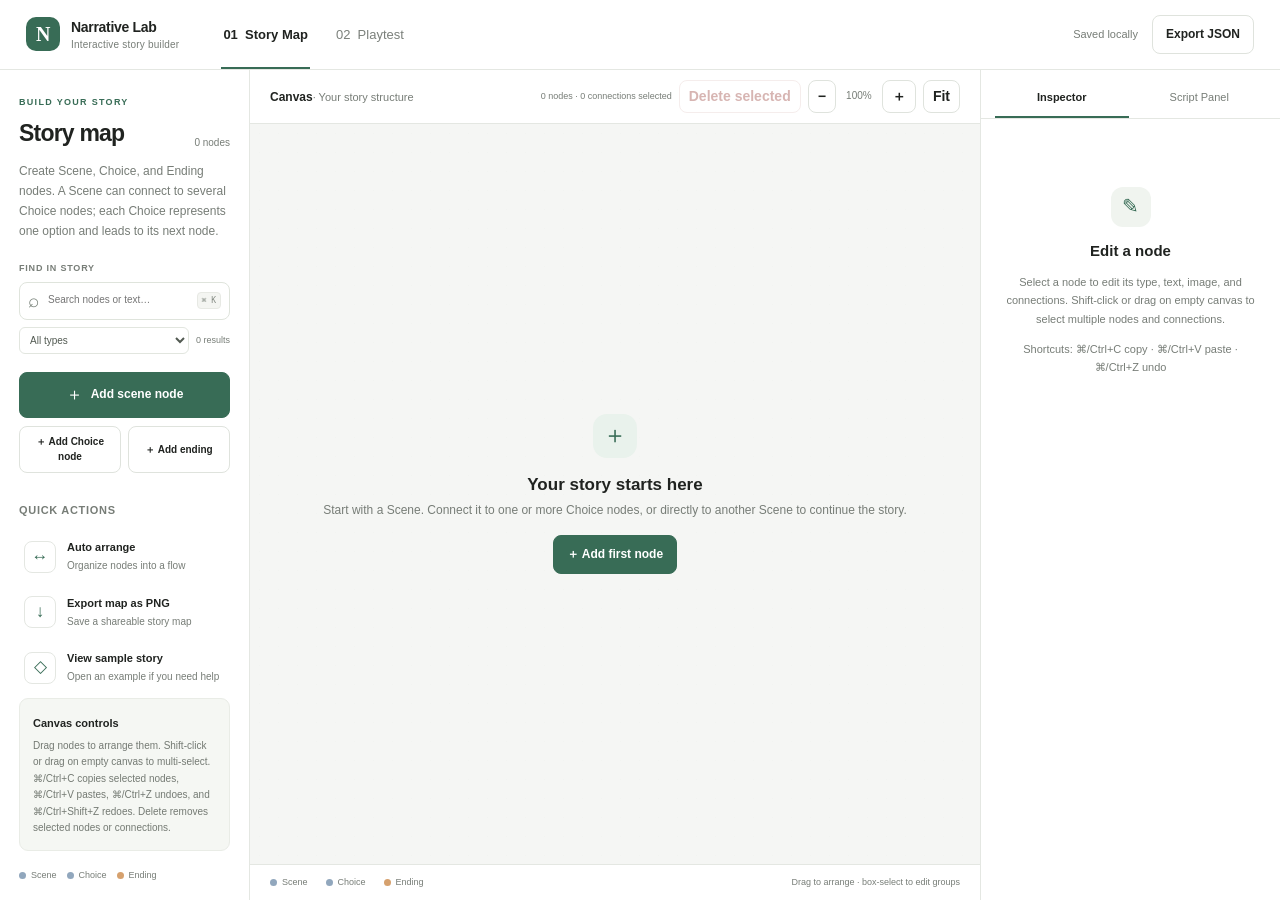
<file: midterm/index.html>
<!DOCTYPE html>
<html lang="en">
<head>
<meta charset="UTF-8"><meta name="viewport" content="width=device-width, initial-scale=1.0">
<title>Narrative Lab</title><link rel="stylesheet" href="style.css">
</head>
<body>
<header class="topbar"><a class="brand" href="#"><span class="brand-mark">N</span><span>Narrative Lab<small>Interactive story builder</small></span></a><nav class="tabs"><button class="tab active" data-view="editor">01&nbsp; Story Map</button><button class="tab" data-view="play">02&nbsp; Playtest</button></nav><div class="top-actions"><span id="saveStatus">Saved locally</span><button class="button ghost" id="exportJson">Export JSON</button></div></header>
<main>
<section id="editorView" class="view active">
  <aside class="sidebar">
    <div class="side-heading"><div><p class="eyebrow">BUILD YOUR STORY</p><h1>Story map</h1></div><span class="count" id="nodeCount">0 nodes</span></div>
    <p class="intro">Create Scene, Choice, and Ending nodes. A Scene can connect to several Choice nodes; each Choice represents one option and leads to its next node.</p>
    <div class="search-block"><label class="search-label" for="nodeSearch">FIND IN STORY</label><div class="search-input-wrap"><span>⌕</span><input id="nodeSearch" type="search" placeholder="Search nodes or text…" autocomplete="off"><kbd>⌘ K</kbd></div><div class="search-filters"><select id="searchType" aria-label="Filter node type"><option value="all">All types</option><option value="scene">Scene</option><option value="choice">Choice</option><option value="ending">Ending</option></select><span id="searchCount">0 results</span></div><div id="searchResults" class="search-results hidden"></div></div>
    <button class="button primary full" id="addNode"><span class="plus">＋</span> Add scene node</button><div class="add-node-row"><button class="button full" onclick="addNode('choice')">＋ Add Choice node</button><button class="button full" onclick="addNode('ending')">＋ Add ending</button></div>
    <div class="side-section"><h2>Quick actions</h2>
      <button class="action-row" id="autoLayout"><span class="action-icon">↔</span><span><b>Auto arrange</b><small>Organize nodes into a flow</small></span></button>
      <button class="action-row" id="exportPng"><span class="action-icon">↓</span><span><b>Export map as PNG</b><small>Save a shareable story map</small></span></button>
      <button class="action-row" id="resetDemo"><span class="action-icon">◇</span><span><b>View sample story</b><small>Open an example if you need help</small></span></button>
    </div>
    <div class="hint"><b>Canvas controls</b><p>Drag nodes to arrange them. Shift-click or drag on empty canvas to multi-select. ⌘/Ctrl+C copies selected nodes, ⌘/Ctrl+V pastes, ⌘/Ctrl+Z undoes, and ⌘/Ctrl+Shift+Z redoes. Delete removes selected nodes or connections.</p></div>
    <div class="legend"><span><i class="dot scene"></i> Scene</span><span><i class="dot" style="background:#91a7bd"></i> Choice</span><span><i class="dot ending"></i> Ending</span></div>
  </aside>
  <section class="workspace">
    <div class="workspace-bar"><div><strong>Canvas</strong><span class="muted">· Your story structure</span></div><div class="canvas-tools"><span id="selectionInfo">0 nodes · 0 connections selected</span><button class="button small danger" id="deleteSelection" disabled>Delete selected</button><button class="button small ghost" id="zoomOut">−</button><span id="zoomLabel">100%</span><button class="button small ghost" id="zoomIn">＋</button><button class="button small ghost" id="fitCanvas">Fit</button></div></div>
    <div id="canvasViewport" class="canvas-viewport"><div id="canvasStage" class="canvas-stage"><svg id="connections" class="connections"></svg><div id="nodesLayer"></div></div><div class="canvas-empty hidden" id="emptyState"><div class="empty-symbol">＋</div><h2>Your story starts here</h2><p>Start with a Scene. Connect it to one or more Choice nodes, or directly to another Scene to continue the story.</p><button class="button primary" id="emptyAdd">＋ Add first node</button></div></div>
    <div class="canvas-footer"><span><i class="dot scene"></i> Scene</span><span><i class="dot" style="background:#91a7bd"></i> Choice</span><span><i class="dot ending"></i> Ending</span><span class="muted">Drag to arrange · box-select to edit groups</span></div>
  </section>
  <aside class="right-panel"><div class="right-panel-tabs"><button class="right-tab active" data-panel="inspector">Inspector</button><button class="right-tab" data-panel="script">Script Panel</button></div><div class="right-panel-content" id="inspector"><div class="inspector-empty"><div class="inspector-icon">✎</div><h2>Edit a scene</h2><p>Select a node to edit its text, image, color, and connections. Scene nodes can connect to multiple Choice nodes; each Choice node represents one option.</p></div></div><div id="scriptPanel" class="script-panel hidden"><div class="script-heading"><p class="eyebrow">READ YOUR STORY</p><h2>Script Panel</h2><p class="script-intro">Browse the story in narrative order. Select any section to locate its node on the canvas.</p><div class="script-meta" id="scriptMeta">0 sections</div></div><div id="scriptContent" class="script-content"></div></div></aside>
</section>
<section id="playView" class="view play-view">
  <div class="play-sidebar"><p class="eyebrow">TEST THE EXPERIENCE</p><h1>Playtest</h1><p class="intro">Play through the story using the same choices you've connected in Story Map. Try different paths to check your narrative logic.</p><div class="play-stats"><div><span id="playSceneCount">0</span><small>Scenes</small></div><div><span id="playEndingCount">0</span><small>Endings</small></div></div><button class="button primary full" id="restartPlay">↻ Restart story</button><div class="hint"><b>Testing tip</b><p>If a choice leads nowhere, return to Story Map and set a destination for that option.</p></div></div>
  <div class="play-main"><div class="play-topline"><span class="status-pill"><i></i> PLAYTEST MODE</span><span id="playProgress">Scene 1</span></div><article class="story-card" id="storyCard"></article><div class="play-bottom"><span id="pathLabel">Your path: Start</span><button class="button ghost" id="backPlay" disabled>← Previous</button></div></div>
</section>
</main>
<div class="toast" id="toast" role="status"></div>
<template id="nodeTemplate"><article class="story-node"><div class="node-top"><span class="node-type">SCENE</span><button class="node-menu" title="Edit node">···</button></div><div class="node-image-wrap hidden"><img class="node-image" alt="Scene image"></div><h3 class="node-title"></h3><p class="node-description"></p><div class="node-choices"></div><div class="node-bottom"><span class="node-id"></span><button class="connect-button">Connect ↗</button></div></article></template>
<script src="app.js"></script>
</body></html>
</file>
<file: midterm/style.css>
:root{--ink:#202320;--muted:#777d77;--line:#e4e7e2;--paper:#fff;--bg:#f6f7f4;--green:#386c56;--green-light:#e9f2ec;--orange:#c18450;--red:#a95f5b;--shadow:0 8px 24px rgba(27,38,29,.06)}*{box-sizing:border-box}body{margin:0;background:var(--bg);color:var(--ink);font:14px/1.45 Inter,-apple-system,BlinkMacSystemFont,"Segoe UI",sans-serif}button,input,textarea,select{font:inherit}button{cursor:pointer}button:focus-visible,input:focus-visible,textarea:focus-visible,select:focus-visible{outline:2px solid #6e9c82;outline-offset:2px}.topbar{height:70px;background:#fff;border-bottom:1px solid var(--line);display:flex;align-items:center;padding:0 26px;gap:42px;position:relative;z-index:5}.brand{display:flex;align-items:center;gap:11px;color:var(--ink);text-decoration:none;font-weight:700;letter-spacing:-.3px}.brand-mark{display:grid;place-items:center;width:34px;height:34px;background:var(--green);color:white;border-radius:10px;font-family:Georgia,serif;font-size:20px}.brand small{display:block;font-size:10px;font-weight:500;letter-spacing:.2px;color:var(--muted);margin-top:1px}.tabs{height:100%;display:flex;gap:24px}.tab{background:none;border:0;border-bottom:2px solid transparent;color:#7b807b;padding:3px 2px 0;font-size:13px}.tab.active{color:var(--ink);border-color:var(--green);font-weight:650}.top-actions{margin-left:auto;display:flex;align-items:center;gap:14px}.top-actions>span{font-size:11px;color:var(--muted)}.button{border:1px solid #dfe3dd;background:#fff;border-radius:8px;padding:10px 13px;color:var(--ink);font-size:12px;font-weight:600;transition:.15s}.button:hover{border-color:#aebbb0;background:#fafbf9}.button.primary{background:var(--green);border-color:var(--green);color:#fff}.button.primary:hover{background:#2c5945}.button.ghost{background:transparent}.button.full{width:100%;display:flex;align-items:center;justify-content:center;gap:8px}.button.small{padding:5px 9px;font-size:14px}.plus{font-size:17px;font-weight:400}main{min-height:calc(100vh - 70px)}.view{display:none}.view.active{display:flex}#editorView{height:calc(100vh - 70px);min-height:640px}.sidebar{width:250px;flex-shrink:0;background:#fff;border-right:1px solid var(--line);padding:26px 19px 18px;display:flex;flex-direction:column}.side-heading{display:flex;align-items:end;justify-content:space-between}.eyebrow{font-size:9px;letter-spacing:1.3px;color:var(--green);font-weight:750;margin:0 0 8px}.side-heading h1,.play-sidebar h1{font-size:23px;letter-spacing:-.8px;margin:0;font-weight:650}.count{font-size:10px;color:var(--muted);white-space:nowrap}.intro{font-size:12px;color:#777d77;line-height:1.65;margin:12px 0 20px}.side-section{margin-top:30px}.side-section h2{font-size:11px;text-transform:uppercase;letter-spacing:.7px;color:#777d77;margin:0 0 10px}.action-row{border:0;background:transparent;width:100%;display:flex;text-align:left;align-items:center;gap:11px;padding:11px 5px;border-radius:8px;color:var(--ink)}.action-row:hover{background:#f7f8f5}.action-icon{width:32px;height:32px;border:1px solid var(--line);border-radius:8px;display:grid;place-items:center;font-size:17px;color:var(--green);flex-shrink:0}.action-row b{font-size:11px;font-weight:650;display:block}.action-row small{font-size:10px;color:var(--muted);display:block;margin-top:3px}.hint{background:#f5f7f3;border:1px solid #e9ece6;border-radius:9px;padding:13px;margin-top:auto}.hint b{font-size:11px}.hint p{font-size:10px;line-height:1.65;color:#747a73;margin:6px 0 0}.legend{display:flex;flex-wrap:wrap;gap:10px;margin-top:18px;color:#777d77;font-size:9px}.legend span,.canvas-footer span{display:flex;align-items:center;gap:5px}.dot{width:7px;height:7px;display:inline-block;border-radius:50%;background:#a8b2aa}.dot.start{background:var(--green)}.dot.scene{background:#91a7bd}.dot.ending{background:#d6a16e}.workspace{flex:1;min-width:0;display:flex;flex-direction:column}.workspace-bar{height:54px;background:#fff;border-bottom:1px solid var(--line);display:flex;align-items:center;justify-content:space-between;padding:0 20px}.workspace-bar strong{font-size:12px}.muted{color:var(--muted);font-size:11px}.canvas-tools{display:flex;align-items:center;gap:7px}.canvas-tools span{font-size:10px;color:var(--muted);min-width:32px;text-align:center}.canvas-viewport{position:relative;flex:1;overflow:auto;background-color:#f6f7f4;background-image:radial-gradient(#dce1d9 .8px,transparent .8px);background-size:19px 19px}.canvas-stage{position:relative;width:1800px;height:1150px;transform-origin:top left}.connections{position:absolute;inset:0;width:100%;height:100%;overflow:visible;pointer-events:auto}.edge-path{fill:none;stroke:#9eaaa0;stroke-width:1.6}.edge-label{font-size:10px;fill:#69766b}.edge-arrow{fill:#9eaaa0}.node-wrap{position:absolute;width:226px;cursor:pointer}.story-node{width:226px;border:1px solid #dfe4dc;border-radius:11px;background:#fff;box-shadow:0 4px 14px rgba(32,45,34,.05);overflow:hidden;transition:border-color .15s,box-shadow .15s}.node-wrap.selected .story-node{border-color:var(--green);box-shadow:0 0 0 2px rgba(56,108,86,.12),var(--shadow)}.node-top{display:flex;align-items:center;justify-content:space-between;padding:11px 12px 4px}.node-type{font-size:8px;letter-spacing:.8px;font-weight:750;color:var(--green)}.node-wrap[data-type="ending"] .node-type{color:var(--orange)}.node-menu{border:0;background:none;color:#8a9089;font-size:18px;line-height:12px;padding:0 3px}.node-image-wrap{width:104px;height:104px;margin:8px auto 0;border-radius:6px;overflow:hidden;background:transparent;display:flex;align-items:center;justify-content:center}.node-image{width:100%;height:100%;object-fit:contain;display:block}.node-title{font-size:13px;line-height:1.35;margin:8px 12px 4px;font-weight:700}.node-description{font-size:10px;line-height:1.55;color:#777d77;margin:0 12px 10px;white-space:pre-wrap;overflow-wrap:anywhere;word-break:normal}.node-choices{padding:0 10px 9px;display:flex;flex-direction:column;gap:5px}.node-choice{font-size:9px;color:#59665b;border:1px solid #e8ebe5;background:#fafbf9;border-radius:5px;padding:6px 7px;display:flex;align-items:center;justify-content:space-between;gap:5px}.node-choice em{font-style:normal;color:#a0a69e;white-space:nowrap;font-size:8px}.node-bottom{border-top:1px solid #eff1ed;display:flex;align-items:center;justify-content:space-between;padding:8px 11px}.node-id{font-size:9px;color:#a0a69e}.connect-button{border:0;background:transparent;color:var(--green);font-size:9px;padding:2px}.node-wrap.connect-source .story-node{outline:2px solid #d6a16e}.canvas-footer{height:36px;display:flex;align-items:center;gap:18px;padding:0 20px;background:#fff;border-top:1px solid var(--line);font-size:9px;color:#777d77}.canvas-footer .muted{margin-left:auto;font-size:9px}.canvas-empty{position:absolute;inset:0;display:flex;align-items:center;justify-content:center;flex-direction:column;text-align:center;background:rgba(246,247,244,.9)}.canvas-empty.hidden,.hidden{display:none!important}.empty-symbol{width:44px;height:44px;border-radius:14px;background:var(--green-light);color:var(--green);display:grid;place-items:center;font-size:24px}.canvas-empty h2{font-size:17px;margin:15px 0 5px}.canvas-empty p{color:var(--muted);font-size:12px;margin:0 0 15px}.inspector{width:280px;flex-shrink:0;background:#fff;border-left:1px solid var(--line);padding:23px 19px;overflow:auto}.inspector-empty{text-align:center;padding:70px 7px 0}.inspector-icon{width:40px;height:40px;display:grid;place-items:center;border-radius:12px;background:#f0f4ef;color:var(--green);font-size:20px;margin:0 auto 13px}.inspector h2{font-size:15px;margin:0 0 7px}.inspector p{font-size:11px;color:var(--muted);line-height:1.7}.field{display:flex;flex-direction:column;gap:6px;margin:15px 0}.field label,.field-label{font-size:10px;font-weight:700;color:#555d55}.field input,.field textarea,.field select{border:1px solid #dfe4dc;background:#fff;border-radius:7px;padding:9px 10px;width:100%;font-size:11px;color:var(--ink)}.field textarea{resize:vertical;min-height:74px;line-height:1.55}.field input[type=file]{font-size:10px;padding:7px}.field input[type=color]{padding:2px;height:34px}.inspector-head{display:flex;align-items:center;justify-content:space-between;margin-bottom:18px}.inspector-head h2{margin:0}.close-inspector{border:0;background:none;font-size:18px;color:var(--muted)}.type-toggle{display:flex;gap:5px}.type-toggle button{flex:1;border:1px solid var(--line);border-radius:6px;background:white;font-size:10px;padding:7px 4px}.type-toggle button.active{background:var(--green-light);border-color:#c7d9cb;color:var(--green);font-weight:700}.image-preview{width:120px;height:120px;max-width:100%;object-fit:contain;display:block;background:transparent;border-radius:7px;margin:8px auto 0}.choices-head{display:flex;align-items:center;justify-content:space-between;margin:20px 0 8px}.choices-head strong{font-size:11px}.choice-editor{border:1px solid var(--line);border-radius:8px;padding:9px;margin:8px 0}.choice-editor-top{display:flex;justify-content:space-between;align-items:center;margin-bottom:7px;font-size:10px;font-weight:700}.choice-editor-top button{border:0;background:none;color:#a06b63}.choice-editor input,.choice-editor select{width:100%;border:1px solid var(--line);border-radius:5px;padding:7px;font-size:10px;margin-bottom:6px}.choice-editor .choice-dest{margin-bottom:0}.inspector-actions{display:flex;gap:7px;margin-top:20px}.inspector-actions .button{flex:1;padding:9px 5px}.button.danger{color:#a85d57;border-color:#ead8d6}.play-view{min-height:calc(100vh - 70px)}.play-sidebar{width:280px;background:white;border-right:1px solid var(--line);padding:32px 24px;display:flex;flex-direction:column}.play-sidebar .intro{margin-bottom:25px}.play-stats{display:flex;gap:12px;margin:0 0 20px}.play-stats div{flex:1;border:1px solid var(--line);border-radius:9px;padding:13px}.play-stats span{display:block;font-size:22px;font-weight:650}.play-stats small{font-size:10px;color:var(--muted)}.play-main{flex:1;min-width:0;padding:30px;display:flex;flex-direction:column;align-items:center}.play-topline{width:min(720px,100%);display:flex;justify-content:space-between;align-items:center;color:var(--muted);font-size:11px}.status-pill{display:flex;align-items:center;gap:6px;border:1px solid #dce8de;background:#f0f6f0;color:var(--green);border-radius:20px;padding:6px 9px;font-size:9px;font-weight:750;letter-spacing:.5px}.status-pill i{width:6px;height:6px;background:#5d9a70;border-radius:50%}.story-card{width:min(720px,100%);background:white;border:1px solid var(--line);border-radius:14px;margin:22px 0 15px;overflow:hidden;box-shadow:var(--shadow)}.story-card-image{width:100%;max-height:320px;object-fit:contain;display:block;background:transparent}.story-card-content{padding:28px}.story-card-kicker{font-size:9px;text-transform:uppercase;letter-spacing:1px;color:var(--green);font-weight:750}.story-card h2{font-size:25px;letter-spacing:-.7px;margin:8px 0 12px}.story-card p{font-size:13px;line-height:1.85;color:#60675f;white-space:pre-wrap}.play-choices{display:flex;flex-direction:column;gap:9px;margin-top:24px}.play-choice{width:100%;display:flex;align-items:center;justify-content:space-between;text-align:left;border:1px solid #e1e6de;background:#fbfcfa;padding:14px 15px;border-radius:9px;font-size:12px}.play-choice:hover{border-color:#9bb9a2;background:#f5f9f4}.play-choice span:last-child{color:var(--green);font-size:17px}.ending-banner{background:#f8f1e8;color:#855b32;border-radius:8px;padding:11px 13px;font-size:11px;margin-top:18px}.play-bottom{width:min(720px,100%);display:flex;align-items:center;justify-content:space-between;color:var(--muted);font-size:10px}.play-bottom .button{font-size:10px}.toast{position:fixed;bottom:22px;left:50%;transform:translate(-50%,15px);background:#202820;color:white;border-radius:8px;padding:10px 15px;font-size:11px;opacity:0;pointer-events:none;transition:.2s;z-index:20}.toast.show{opacity:1;transform:translate(-50%,0)}@media(max-width:1100px){.sidebar{width:220px}.inspector{width:260px}.topbar{gap:25px;padding:0 17px}}@media(max-width:850px){#editorView{height:auto;min-height:calc(100vh - 70px);flex-wrap:wrap}.sidebar{width:200px;min-height:600px}.inspector{width:240px}.workspace{min-width:calc(100% - 440px);min-height:650px}.play-sidebar{width:220px}.tabs{gap:12px}.topbar{gap:18px}.top-actions>span{display:none}}@media(max-width:650px){.topbar{height:auto;min-height:70px;flex-wrap:wrap;padding:12px;gap:10px}.tabs{order:3;width:100%;height:35px}.top-actions{margin-left:auto}.top-actions .button{padding:7px}.view.active{display:flex;flex-direction:column}#editorView{height:auto}.sidebar,.inspector,.play-sidebar{width:100%;min-height:0;border-right:0;border-left:0;border-bottom:1px solid var(--line);padding:18px}.hint,.legend{display:none}.side-section{margin-top:15px}.workspace{min-width:0;height:580px}.inspector{max-height:none}.inspector-empty{padding:20px}.play-main{padding:20px 13px}.play-sidebar{padding:20px}.play-sidebar .hint{display:block}.story-card-content{padding:20px}.story-card h2{font-size:21px}}
/* v3 canvas editing */
.add-node-row{display:flex;gap:7px;margin-top:8px}.add-node-row .button{padding:8px 5px;font-size:10px}.node-wrap{cursor:grab;touch-action:none}.node-wrap:active{cursor:grabbing}.node-wrap[data-type="choice"] .node-type{color:#5e7d9a}.node-wrap[data-type="choice"] .story-node{border-color:#d7e0e8}.edge-path{stroke-width:2;cursor:pointer;pointer-events:stroke;transition:stroke .12s,stroke-width .12s}.edge-path:hover{stroke:#386c56;stroke-width:3}.edge-path.selected-edge{stroke:#c18450;stroke-width:3.5;stroke-dasharray:5 3}.edge-arrow.selected-edge{fill:#c18450}.selection-box{position:absolute;border:1px solid #386c56;background:rgba(56,108,86,.10);pointer-events:none;z-index:4}.canvas-tools #selectionInfo{font-size:9px;white-space:nowrap;min-width:0}.canvas-tools .danger{color:#a85d57;border-color:#ead8d6}.canvas-tools .danger:disabled{opacity:.45;cursor:not-allowed}.node-wrap.selected .story-node{border-color:var(--green);box-shadow:0 0 0 2px rgba(56,108,86,.15),var(--shadow)}

/* v5: keep SVG connection coordinates aligned with the unscaled canvas stage. */
#connections{width:1800px;height:1150px;left:0;top:0;right:auto;bottom:auto;overflow:visible}
/* Narrative Lab v6: make node frame colors visibly meaningful. */
.story-node{border:2px solid var(--node-color, #dfe4dc);}
.node-top{background:color-mix(in srgb, var(--node-color, #386c56) 13%, white);padding-top:10px;}
.node-type,.node-wrap[data-type="ending"] .node-type,.node-wrap[data-type="choice"] .node-type{color:var(--node-color, #386c56);}
.node-wrap.selected .story-node{border-color:var(--node-color, var(--green));outline:2px solid color-mix(in srgb, var(--node-color, var(--green)) 24%, transparent);box-shadow:var(--shadow);}
.color-control{display:flex;align-items:center;gap:10px}.color-control input[type="color"],.line-color-label input[type="color"]{width:42px;height:32px;padding:2px;border:1px solid var(--line);border-radius:6px;background:white;flex-shrink:0}.color-control span,.field-note{font-size:10px;line-height:1.6;color:var(--muted)}.line-color-label{display:flex;align-items:center;justify-content:space-between;gap:8px;margin-top:8px;font-size:10px;color:var(--muted)}.line-color-label input[type="color"]{width:34px;height:26px}

/* Search & Script Panel additions */
.search-block{margin:0 0 18px;position:relative}.search-label{display:block;font-size:9px;letter-spacing:.8px;font-weight:750;color:#777d77;margin:0 0 7px}.search-input-wrap{height:38px;display:flex;align-items:center;gap:7px;padding:0 8px;border:1px solid #dfe4dc;border-radius:8px;background:#fff}.search-input-wrap>span{font-size:19px;color:#778078}.search-input-wrap input{min-width:0;width:100%;border:0;outline:none!important;background:transparent;font-size:10px}.search-input-wrap kbd{font-size:8px;color:#858b84;background:#f4f5f2;border:1px solid #e7e9e4;border-radius:4px;padding:2px 4px;white-space:nowrap}.search-filters{display:flex;align-items:center;justify-content:space-between;gap:7px;margin-top:7px}.search-filters select{min-width:0;flex:1;border:1px solid #e2e6df;border-radius:6px;background:#fff;padding:6px;font-size:10px;color:#525a52}.search-filters span{font-size:9px;color:#777d77;white-space:nowrap}.search-results{margin-top:7px;max-height:230px;overflow:auto;border:1px solid #e4e7e2;border-radius:8px;background:#fff}.search-result{width:100%;border:0;border-bottom:1px solid #eff1ed;background:#fff;text-align:left;padding:9px;display:block}.search-result:last-child{border-bottom:0}.search-result:hover{background:#f5f8f4}.search-result strong{display:block;font-size:10px;font-weight:700;color:#252a25;overflow-wrap:anywhere}.search-result small{display:block;font-size:9px;color:#777d77;line-height:1.45;margin-top:3px;overflow-wrap:anywhere}.search-type-tag{display:inline-block;font-size:7px;letter-spacing:.6px;font-weight:800;color:#386c56;margin-bottom:3px}.search-type-tag.choice{color:#6f8fae}.search-type-tag.ending{color:#b57945}.search-empty{font-size:10px;color:#777d77;line-height:1.5;padding:12px}.node-wrap.search-highlight .story-node{outline:3px solid #d7a15e;box-shadow:0 0 0 6px rgba(215,161,94,.18),0 8px 24px rgba(27,38,29,.1)!important}.right-panel{width:300px;flex-shrink:0;background:#fff;border-left:1px solid var(--line);display:flex;flex-direction:column;min-width:260px}.right-panel-tabs{display:flex;gap:4px;padding:12px 14px 0;border-bottom:1px solid var(--line);flex-shrink:0}.right-tab{flex:1;border:0;border-bottom:2px solid transparent;background:transparent;padding:8px 4px 10px;font-size:11px;color:#777d77}.right-tab.active{border-color:var(--green);color:var(--ink);font-weight:700}.right-panel-content{padding:20px 18px;overflow:auto;flex:1;min-height:0}.right-panel-content .inspector-empty{padding-top:48px}.script-panel{display:flex;flex-direction:column;min-height:0;flex:1;overflow:hidden}.script-heading{padding:19px 18px 12px;border-bottom:1px solid var(--line);flex-shrink:0}.script-heading .eyebrow{margin-bottom:5px}.script-heading h2{font-size:18px;letter-spacing:-.4px;margin:0}.script-intro{font-size:10px;line-height:1.6;color:#777d77;margin:7px 0 9px}.script-meta{font-size:9px;color:#777d77}.script-content{padding:12px;overflow:auto;flex:1}.script-section{width:100%;display:block;text-align:left;background:#fff;border:1px solid #e6e9e3;border-radius:8px;padding:10px;margin:0 0 8px;cursor:pointer}.script-section:hover{border-color:#bdcdbf;background:#fbfcfa}.script-section.active{border-color:#8eae98;background:#f1f6f1;box-shadow:0 0 0 1px rgba(56,108,86,.06)}.script-section-top{display:flex;align-items:center;justify-content:space-between;gap:6px;margin-bottom:5px}.script-section-type{font-size:7px;letter-spacing:.7px;font-weight:800;color:#386c56}.script-section-type.choice{color:#6f8fae}.script-section-type.ending{color:#b57945}.script-section-number{font-size:8px;color:#a0a69e}.script-section-title{font-size:11px;font-weight:750;line-height:1.4;color:#252a25;overflow-wrap:anywhere}.script-section-text{font-size:9px;line-height:1.6;color:#777d77;margin-top:5px;white-space:pre-wrap;overflow-wrap:anywhere}.script-branch{margin:7px 0 0 8px;padding-left:9px;border-left:2px solid #e6e9e3}.script-branch-item{font-size:9px;line-height:1.5;color:#6c766d;margin-top:4px;overflow-wrap:anywhere}.script-empty{padding:24px 8px;text-align:center;font-size:11px;line-height:1.6;color:#777d77}@media(max-width:1100px){.sidebar{width:220px;padding-left:14px;padding-right:14px}.right-panel{width:270px;min-width:250px}}@media(max-width:850px){.right-panel{width:245px;min-width:230px}.sidebar{width:205px}.search-input-wrap kbd{display:none}}
.right-panel-content h2{font-size:15px;margin:0 0 7px}.right-panel-content p{font-size:11px;color:var(--muted);line-height:1.7}.right-panel-content .field{display:flex;flex-direction:column;gap:6px;margin:15px 0}.right-panel-content .field label,.right-panel-content .field-label{font-size:10px;font-weight:700;color:#555d55}.right-panel-content .field input,.right-panel-content .field textarea,.right-panel-content .field select{border:1px solid #dfe4dc;background:#fff;border-radius:7px;padding:9px 10px;width:100%;font-size:11px;color:var(--ink)}.right-panel-content .field textarea{resize:vertical;min-height:74px;line-height:1.55}.right-panel-content .field input[type=file]{font-size:10px;padding:7px}.right-panel-content .field input[type=color]{padding:2px;height:34px}.right-panel-content .inspector-head{display:flex;align-items:center;justify-content:space-between;margin-bottom:18px}.right-panel-content .inspector-head h2{margin:0}.right-panel-content .type-toggle{display:flex;gap:5px}.right-panel-content .type-toggle button{flex:1;border:1px solid var(--line);border-radius:6px;background:white;font-size:10px;padding:7px 4px}.right-panel-content .type-toggle button.active{background:var(--green-light);border-color:#c7d9cb;color:var(--green);font-weight:700}.right-panel-content .image-preview{width:120px;height:120px;max-width:100%;object-fit:contain;display:block;background:transparent;border-radius:7px;margin:8px auto 0}.right-panel-content .choices-head{display:flex;align-items:center;justify-content:space-between;margin:20px 0 8px}.right-panel-content .choices-head strong{font-size:11px}.right-panel-content .choice-editor{border:1px solid var(--line);border-radius:8px;padding:9px;margin:8px 0}.right-panel-content .choice-editor-top{display:flex;justify-content:space-between;align-items:center;margin-bottom:7px;font-size:10px;font-weight:700}.right-panel-content .choice-editor-top button{border:0;background:none;color:#a06b63}.right-panel-content .choice-editor input,.right-panel-content .choice-editor select{width:100%;border:1px solid var(--line);border-radius:5px;padding:7px;font-size:10px;margin-bottom:6px}.right-panel-content .choice-editor .choice-dest{margin-bottom:0}.right-panel-content .inspector-actions{display:flex;gap:7px;margin-top:20px}.right-panel-content .inspector-actions .button{flex:1;padding:9px 5px}
</file>
